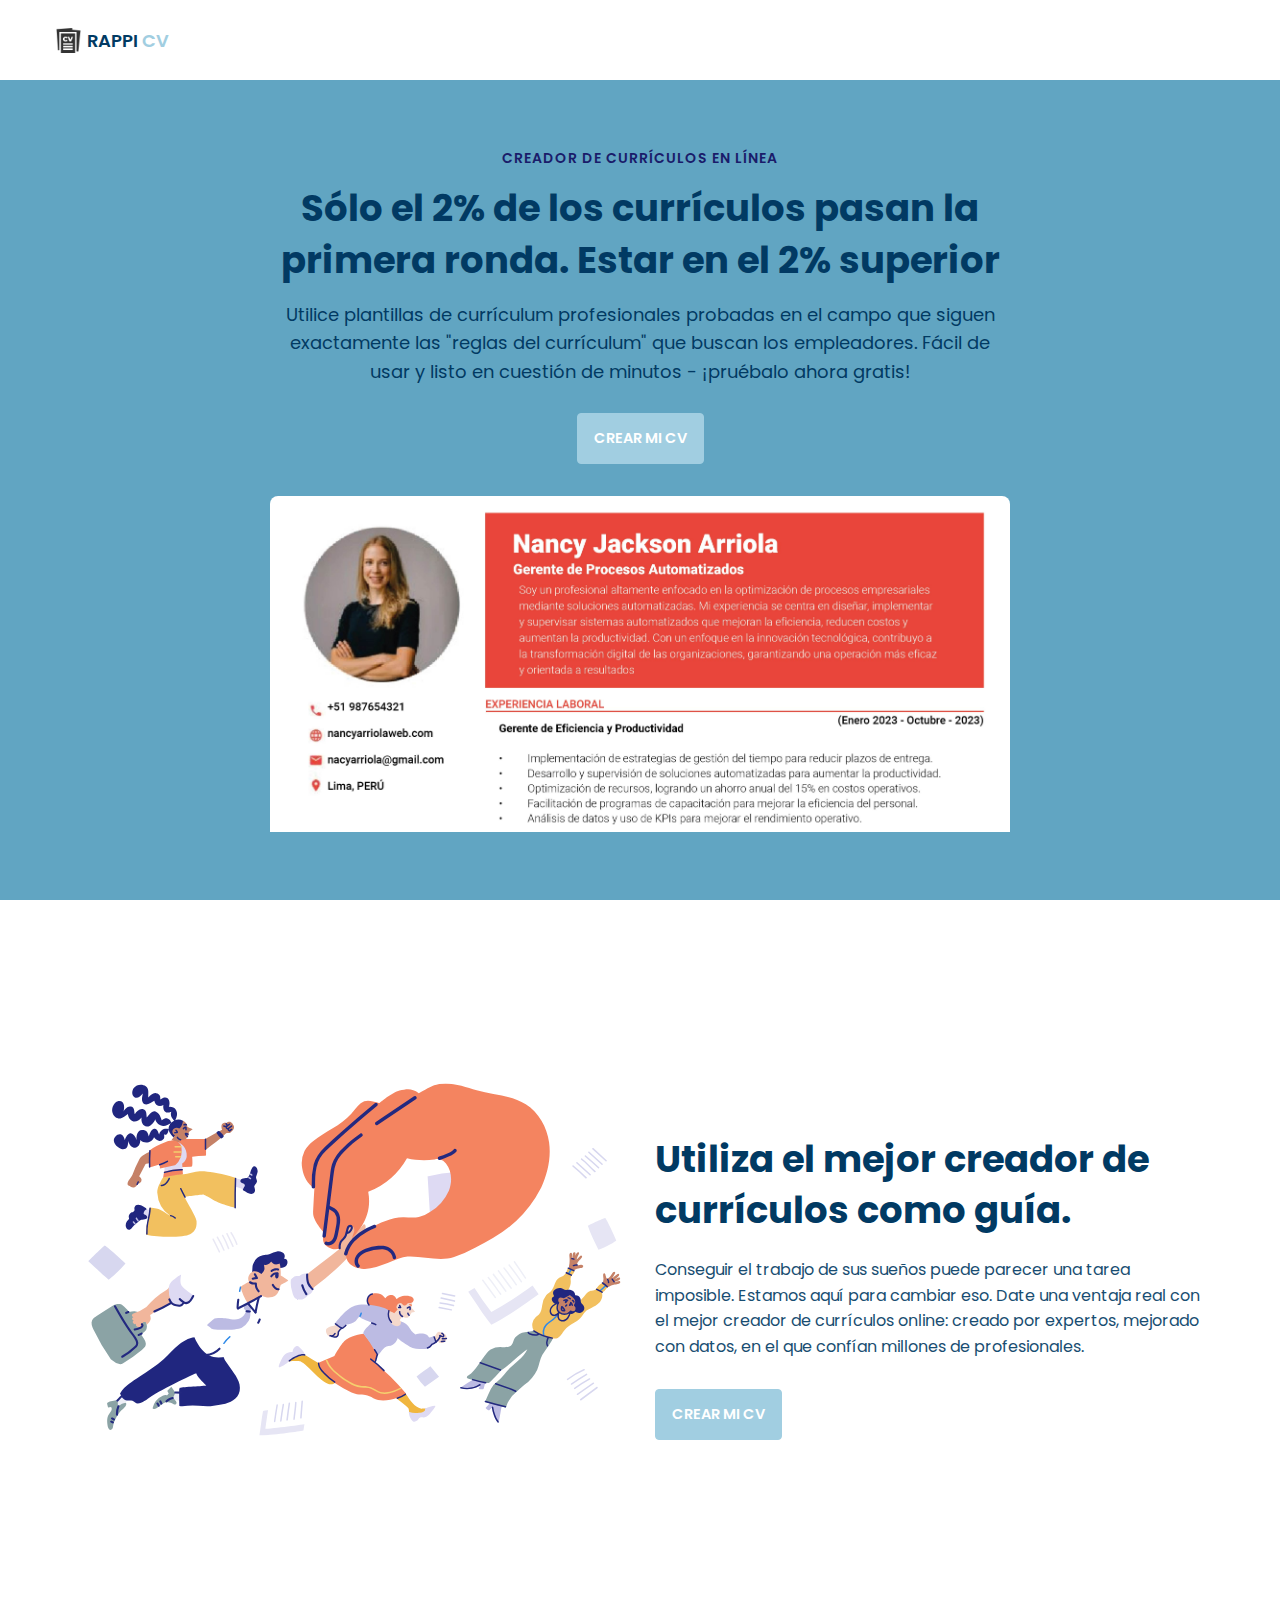
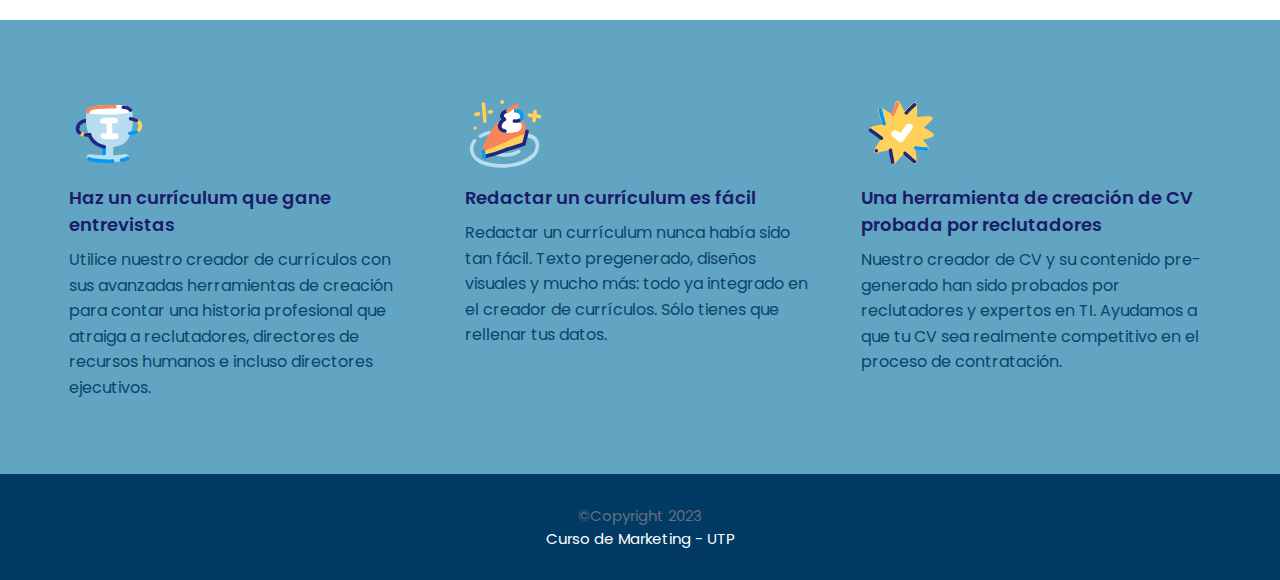
<file: index.html>
<!DOCTYPE html>
<html>
    <head>
        <meta charset="utf-8">
        <meta http-equiv="X-UA-Compatible" content="IE=edge">
        <title>Rappi CV</title>
        <meta name="description" content="">
        <meta name="viewport" content="width=device-width, initial-scale=1">
        <link rel="stylesheet" href="assets/css/main.css">
        <link rel="shortcut icon" href="./assets/images/curriculum-vitae.png">

    </head>
    <body>

        <nav class = "navbar bg-white">
            <div class="container">
                <div class = "navbar-content">
                    <div class = "brand-and-toggler">
                        <a href = "index.html" class = "navbar-brand">
                            <img src = "assets/images/curriculum-vitae.png" alt = "" class = "navbar-brand-icon">
                            <span class = "navbar-brand-text">RAPPI <span>CV</span>
                        </a>

                    </div>
                </div>
            </div>
        </nav>

        <header class = "header bg-bright" id = "header">
            <div class = "container">
                <div class = "header-content text-center">
                    <h6 class = "text-uppercase text-blue-dark fs-14 fw-6 ls-1">creador de currículos en línea</h6>
                    <h1 class = "lg-title">Sólo el 2% de los currículos pasan la primera ronda. Estar en el 2% superior</h1>
                    <p class = "text-dark fs-18">Utilice plantillas de currículum profesionales probadas en el campo que siguen exactamente las "reglas del currículum" que buscan los empleadores. Fácil de usar y listo en cuestión de minutos - ¡pruébalo ahora gratis!</p>
                    <a href = "constructor.html" class = "btn btn-primary text-uppercase">crear mi cv</a>
                    <img src = "assets/images/presentation.jpg">
                </div>
            </div>
        </header>

        <div class="section-one">
            <div class="container">
                <div class = "section-one-content">
                    <div class="section-one-l">
                        <img src = "assets/images/visual-0c7080adf17f1f207276f613447c924f667dab34b7ac415cd7ef653172defd0b.svg">
                    </div>
                    <div class = "section-one-r text-center">
                        <h2 class = "lg-title">Utiliza el mejor creador de currículos como guía.</h2>
                        <p class = "text">Conseguir el trabajo de sus sueños puede parecer una tarea imposible. Estamos aquí para cambiar eso. Date una ventaja real con el mejor creador de currículos online: creado por expertos, mejorado con datos, en el que confían millones de profesionales.</p>
                        <div class = "btn-group">
                            <a href = "constructor.html" class = "btn btn-primary text-uppercase">crear mi cv</a>
                        </div>
                    </div>
                </div>
            </div>
        </div>

        <div class = "section-two bg-bright">
            <div class="container">
                <div class="section-two-content">
                    <div class = "section-items">
                        <div class = "section-item">
                            <div class = "section-item-icon">
                                <img src = "assets/images/feature-1-edf4481d69166ac81917d1e40e6597c8d61aa970ad44367ce78049bf830fbda5.svg" alt = "">
                            </div>
                            <h5 class = "section-item-title">Haz un currículum que gane entrevistas</h5>
                            <p class = "text">Utilice nuestro creador de currículos con sus avanzadas herramientas de creación para contar una historia profesional que atraiga a reclutadores, directores de recursos humanos e incluso directores ejecutivos.</p>
                        </div>

                        <div class = "section-item">
                            <div class = "section-item-icon">
                                <img src = "assets/images/feature-2-a7a471bd973c02a55d1b3f8aff578cd3c9a4c5ac4fc74423d94ecc04aef3492b.svg" alt = "">
                            </div>
                            <h5 class = "section-item-title">Redactar un currículum es fácil</h5>
                            <p class = "text">Redactar un currículum nunca había sido tan fácil. Texto pregenerado, diseños visuales y mucho más: todo ya integrado en el creador de currículos. Sólo tienes que rellenar tus datos.</p>
                        </div>

                        <div class = "section-item">
                            <div class = "section-item-icon">
                                <img src = "assets/images/feature-3-4e87a82f83e260488c36f8105e26f439fdc3ee5009372bb5e12d9421f32eabdd.svg" alt = "">
                            </div>
                            <h5 class = "section-item-title">Una herramienta de creación de CV probada por reclutadores</h5>
                            <p class = "text">Nuestro creador de CV y su contenido pre-generado han sido probados por reclutadores y expertos en TI. Ayudamos a que tu CV sea realmente competitivo en el proceso de contratación.</p>
                        </div>
                    </div>
                </div>
            </div>
        </div>

        <footer class = "footer bg-dark">
            <div class="container">
                <div class = "footer-content text-center">
                    <p class="fs-15">&copy;Copyright 2023 <br><span> Curso de Marketing - UTP</span></p>
                </div>
            </div>
        </footer>
        
    </body>
</html>
</file>
<file: assets/css/main.css>
@import url('https://fonts.googleapis.com/css2?family=Manrope:wght@200;300;400;500;600;700;800&family=Poppins:ital,wght@0,100;0,200;0,300;0,400;0,500;0,600;0,700;0,800;0,900;1,100;1,200;1,300;1,400;1,500;1,600;1,700;1,800;1,900&display=swap');

:root{
    --clr-blue: #a1cee1;
    --clr-blue-mid: #1170CD;
    --clr-blue-dark: #1A1C6A;
    --clr-white: #fff;
    --clr-bright: #61A5C2;
    --clr-dark: #013A63;
    --clr-black: #000;
    --clr-grey: #656e83;
    --clr-green: #084C41;
    --font-poppins: 'Poppins', sans-serif;
    --font-manrope: 'Manrope', sans-serif;;
    --transition: all 300ms ease-in-out;
}

*{
    padding: 0;
    margin: 0;
    box-sizing: border-box;
}

html{
    font-size: 10px;
}

body{
    font-size: 1.6rem;
    font-family: var(--font-poppins);
}

button{
    border: none;
    background-color: transparent;
    outline: 0;
    cursor: pointer;
    font-family: inherit;
}

img{
    width: 100%;
    display: block;
}

a{
    text-decoration: none;
}

/* fonts */
.font-poppins{font-family: var(--font-poppins);}
.font-manrope{font-family: var(--font-manrope);}

/* text colors */
.text-blue{color: var(--clr-blue);}
.text-blue-mid{color: var(--clr-blue-mid);}
.text-blue-dark{color: var(--clr-blue-dark);}
.text-bright{color: var(--clr-bright);}
.text-dark{color: var(--clr-dark);}
.text-grey{color: var(--clr-grey);}
.text-white{color: var(--clr-white);}

/* backgrounds */
.bg-blue{background-color: var(--clr-blue);}
.bg-blue-mid{background-color: var(--clr-blue-mid);}
.bg-blue-dark{background-color: var(--clr-blue-dark);}
.bg-bright{background-color: var(--clr-bright);}
.bg-dark{background-color: var(--clr-dark);}
.bg-grey{background-color: var(--clr-grey);}
.bg-white{background-color: var(--clr-white);}
.bg-black{background-color: var(--clr-black);}
.bg-green{background-color: var(--clr-green);}

.text-center{ text-align: center;}
.text-left{text-align: left;}
.text-right{text-align: right;}
.text-uppercase{text-transform: uppercase;}
.text-lowercase{text-transform: lowercase;}
.text-capitalize{text-transform: capitalize;}
.text{
    color: var(--clr-dark);
    opacity: 0.9;
    margin: 2rem 0;
    line-height: 1.6;
}

.fw-2{font-weight: 200;}
.fw-3{font-weight: 300;}
.fw-4{font-weight: 400;}
.fw-5{font-weight: 500;}
.fw-6{font-weight: 600;}
.fw-7{font-weight: 700;}
.fw-8{font-weight: 800;}

.fs-13{font-size: 13px;}
.fs-14{font-size: 14px;}
.fs-15{font-size: 15px;}
.fs-16{font-size: 16px;}
.fs-17{font-size: 17px;}
.fs-18{font-size: 18px;}
.fs-19{font-size: 19px;}
.fs-20{font-size: 20px;}
.fs-21{font-size: 21px;}
.fs-22{font-size: 22px;}
.fs-23{font-size: 23px;}
.fs-24{font-size: 24px;}
.fs-25{font-size: 25px;}

.ls-1{letter-spacing: 1px;}
.ls-2{letter-spacing: 2px;}

.container{
    max-width: 1200px;
    margin: 0 auto;
    padding: 0 1.6rem;
}

/* bars button */
.bars{
    display: flex;
    flex-direction: column;
    justify-content: space-between;
    height: 16.5px;
    width: 25px;
}
.bars .bar{
    width: 100%;
    height: 2px;
    background-color: var(--clr-blue);
    transition: var(--transition);
}

.bars:hover .bar{
    background-color: var(--clr-dark);
}

/* buttons */
.btn{
    font-size: 14.5px;
    font-weight: 600;
    padding: 1.4rem 1.6rem;
    border-radius: 4px;
    display: inline-block;
}

.btn-primary{
    background-color: var(--clr-blue);
    color: var(--clr-white);
    border: 1px solid var(--clr-blue);
    transition: var(--transition);
}

.btn-primary:hover{
    background-color: transparent;
    color: var(--clr-dark);
    border-color: var(--clr-grey);
}

.btn-secondary{
    background-color: transparent;
    color: var(--clr-dark);
    border: 1px solid var(--clr-grey);
    transition: var(--transition);
}

.btn-secondary:hover{
    background-color: var(--clr-blue);
    color: var(--clr-white);
    border-color: var(--clr-blue);
}

.btn-group button:first-child, .btn-group a:first-child{
    margin-right: 1rem!important;
}

/* navbar part */
.navbar{
    height: 80px;
    display: flex;
    align-items: center;
    box-shadow: rgba(0, 0, 0, 0.08) 0px 3px 8px;
}

.navbar .container{
    width: 100%;
}

.navbar-brand{
    display: flex;
    align-items: center;
    justify-content: flex-start;
    font-size: 1.8rem;
}
.navbar-brand-text{
    color: var(--clr-dark);
    font-weight: 600;
}
.navbar-brand-text span{
    color: var(--clr-blue);
}
.navbar-brand-icon{
    width: 25px;
    margin-right: 6px;
    opacity: 0.8;
}
.brand-and-toggler{
    display: flex;
    align-items: center;
    justify-content: space-between;
}
.header{
    min-height: calc(100vh - 80px);
    display: flex;
    flex-direction: column;
    align-items: center;
    justify-content: center;
}
.header-content{
    max-width: 740px;
    margin-right: auto;
    margin-left: auto;
}
.header-content img{
    max-width: 760px;
    border-top-right-radius: 8px;
    border-top-left-radius: 8px;
    margin-top: 3.2rem;
}
.lg-title{
    margin: 1.4rem 0;
    font-size: 37px;
    line-height: 1.4;
    color: var(--clr-dark);
}
.header-content p{
    margin-bottom: 2.6rem;
    line-height: 1.6;
}


/* section one */
.section-one{
    padding: 64px 0;
    min-height: 80vh;
    display: flex;
    align-items: center;
}
.section-one-l img{
    max-width: 545px;
    margin-right: auto;
    margin-left: auto;
}
.section-one-r{
    margin-top: 4rem;
}

.section-one .btn-group{
    margin-top: 2rem;
}
.section-one-r{
    max-width: 545px;
    margin-right: auto;
    margin-left: auto;
}
.section-one-r .btn-group{
    margin-top: 3rem;
}

/* section two */
.section-two{
    padding: 64px 0;
}
.section-two .section-items{
    display: grid;
    gap: 2rem;
}

.section-two .section-item{
    max-width: 350px;
    text-align: center;
    margin-right: auto;
    margin-left: auto;
}
.section-two .section-item-icon{
    margin: 1rem 0;
}
.section-two .section-item-icon img{
    width: 80px;
    margin-right: auto;
    margin-left: auto;
}
.section-two .section-item-title{
    color: var(--clr-blue-dark);
    font-size: 1.8rem;
    font-weight: 600;
}
.section-two .text{
    margin: 0.9rem 0;
}

/* footer */
.footer{
    padding: 3rem 0;
}
.footer-content p{
    color: var(--clr-grey);
}
.footer-content p span{
    color: var(--clr-white);
}

/* media queries */
@media screen and (min-width: 768px){
    .section-two .section-items{
        grid-template-columns: repeat(2, 1fr);
    }
}

@media screen and (min-width: 992px){
    .section-one-content{
        display: grid;
        grid-template-columns: repeat(2, 1fr);
        column-gap: 3rem;
    }
    .section-one-r{
        text-align: left;
    }
    .section-two .section-items{
        grid-template-columns: repeat(3, 1fr);
    }
    .section-two .section-item{
        text-align: left;
    }
    .section-two .section-item-icon img{
        margin-left: 0;
    }
}





.cv-form-row-title{
    background-color: var(--clr-dark);
    padding: 0.8rem 1.6rem;
    margin-bottom: 2rem;
}

.cv-form-row-title h3{
    color: var(--clr-white);
    font-weight: 500;
    text-transform: uppercase;
    letter-spacing: 1.5px;
    font-size: 1.7rem;
}
.cv-form-blk{
    margin: 3rem 0;
}
.cv-form-row{
    padding: 3rem 2rem 0 2rem;
    border: 1px solid rgba(0, 0, 0, 0.08);
    margin-bottom: 1rem;
    position: relative;
}
textarea{
    resize: none;
}
.form-elem{
    margin-bottom: 3rem;
    position: relative;
}
.form-label{
    display: block;
    font-weight: 600;
    font-size: 14px;
    color: var(--clr-dark);
    margin-bottom: 0.5rem;
}
.form-control{
    border-radius: none;
    border: 1px solid rgba(0, 0, 0, 0.1);
    font-size: 14px;
    padding: 0.8rem 1.6rem;
    font-family: inherit;
    width: 100%;
    outline: 0;
    transition: var(--transition);
}

.form-control:focus{
    border-color: rgba(0, 0, 0, 0.3);
}
.form-text{
    color: #ca0b00;
    font-size: 12px;
    position: absolute;
    letter-spacing: 0.5px;
    top: calc(100% + 2px);
    left: 0;
    width: 100%;
}
.cols-3, .cols-2{
    display: grid;
}
.repeater-add-btn{
    width: 25px;
    height: 25px;
    background-color: var(--clr-blue-mid);
    font-size: 1.6rem;
    color: var(--clr-white);
    margin: 1rem 0;
}
.repeater-remove-btn{
    position: absolute;
    top: 10px;
    right: 10px;
    z-index: 999;
    width: 25px;
    height: 25px;
    border-radius: 50%;
    background-color: #ca0b00;
    color: var(--clr-white);
    font-size: 1.6rem;
}

/* preview section */
.preview-cnt{
    border-radius: 5px;
    display: grid;
    grid-template-columns: 32% auto;
    box-shadow: rgba(149, 157, 165, 0.2) 0px 8px 24px;
    overflow: hidden;
}

.preview-cnt-l{
    padding: 3rem 3rem 2rem 3rem;
}
.preview-cnt-r{
    padding: 3rem 3rem 3rem 4rem;
}
.preview-cnt-l .preview-blk:nth-child(1){
    text-align: center;
}
.preview-image{
    width: 120px;
    height: 120px;
    border-radius: 50%;
    overflow: hidden;
    margin-right: auto;
    margin-left: auto;
}
.preview-image img{
    width: 100%;
    height: 100%;
    object-fit: cover;
}
.preview-item-name{
    font-size: 2.4rem;
    font-weight: 600;
    margin: 1.8rem 0;
    position: relative;
}
.preview-item-name::after{
    position: absolute;
    content: "";
    bottom: -10px;
    width: 50px;
    height: 1.5px;
    background-color: rgba(255, 255, 255, 0.5);
    left: 50%;
    transform: translateX(-50%);
}
.preview-blk{
    padding: 1rem 0;
    margin-bottom: 1rem;
}
.preview-blk-title h3{
    text-transform: uppercase;
    letter-spacing: 0.5px;
    border-bottom: 0.5px solid rgba(0, 0, 0, 0.08);
    padding-bottom: 0.5rem;
}
.preview-blk-title{
    margin-bottom: 1rem;
}
.preview-blk-list .preview-item{
    font-size: 1.5rem;
    margin-bottom: 0.2rem;
    opacity: 0.95;
}
.preview-cnt-r .preview-blk-title{
    color: var(--clr-dark);
}
.preview-cnt-r .preview-blk-list .preview-item{
    margin-top: 1.8rem;
}

.achievements-items.preview-blk-list .preview-item span:first-child,
.educations-items.preview-blk-list .preview-item span:first-child,
.experiences-items.preview-blk-list .preview-item span:first-child{
    display: block;
    font-weight: 600;
    margin-bottom: 1rem;
    background-color: rgba(0, 0, 0, 0.03);
}

.educations-items.preview-blk-list .preview-item span:nth-child(2),
.experiences-items.preview-blk-list .preview-item span:nth-child(2){
    font-weight: 600;
    margin-right: 1rem;
}

.educations-items.preview-blk-list .preview-item span:nth-child(3),
.experiences-items.preview-blk-list .preview-item span:nth-child(3){
    font-style: italic;
    margin-right: 1rem;
}

.educations-items.preview-blk-list .preview-item span:nth-child(4),
.educations-items.preview-blk-list .preview-item span:nth-child(5),
.experiences-items.preview-blk-list .preview-item span:nth-child(4),
.experiences-items.preview-blk-list .preview-item span:nth-child(5){
    margin-right: 1rem;
    background-color: var(--clr-green);
    color: var(--clr-white);
    padding: 0 1rem;
    border-radius: 0.6rem;
}

.educations-items.preview-blk-list .preview-item span:nth-child(6),
.experiences-items.preview-blk-list .preview-item span:nth-child(6){
    font-size: 13.5px;
    display: block;
    opacity: 0.8;
    margin-top: 1rem;
}
.projects-items.preview-blk-list .preview-item span{
    display: block;
}

@media screen and (min-width: 768px){
    .cols-3{
        grid-template-columns: repeat(3, 1fr);
        column-gap: 2rem;
    }
    .cols-2{
        grid-template-columns: repeat(2, 1fr);
        column-gap: 2rem;
    }
}

@media screen and (min-width: 992px){
    .cv-form-row{
        padding: 3rem 3rem 0rem 3rem;
    }
    .cols-3{
        grid-template-columns: repeat(3, 1fr);
    }
}

.print-btn-sc{
    margin: 2rem 0 6rem 0;
}

/* print section */
@media print{
    body *{
        visibility: hidden;
    }

    .non_print_area{
        display: none;
    }

    .print_area, .print_area *{
        visibility: visible;
    }

    .print_area{
        width: 100%;
        position: absolute;
        left: 0;
        top: 0;
        overflow: hidden;
    }
}
</file>
